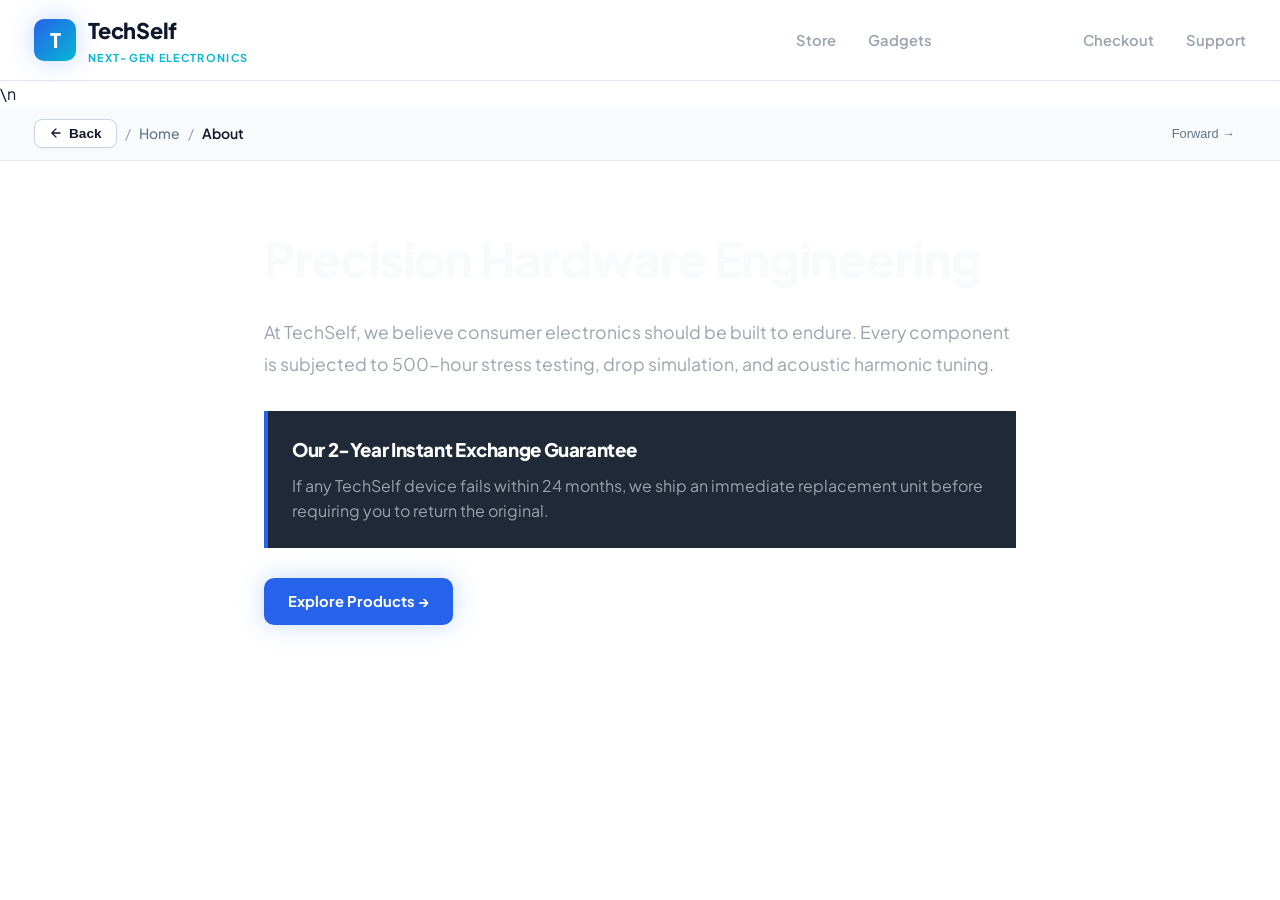
<file: about.html>
<!DOCTYPE html><html lang="en"><head><meta charset="UTF-8"><title>Engineering — TechSelf</title><link rel="stylesheet" href="src/styles/theme.css"></head><body>
<header class="site-header"><div class="container header-inner"><a href="index.html" class="brand"><div class="brand-icon">T</div><div><span class="brand-name">TechSelf</span><span class="brand-sub">Next-Gen Electronics</span></div></a><nav><ul class="nav-links"><li><a href="index.html" class="nav-link">Store</a></li><li><a href="products.html" class="nav-link">Gadgets</a></li><li><a href="about.html" class="nav-link active">Engineering</a></li><li><a href="checkout.html" class="nav-link">Checkout</a></li><li><a href="contact.html" class="nav-link">Support</a></li></ul></nav></div></header>\n
  <!-- In-Window Breadcrumb & Front/Back Navigation -->
  <div class="subpage-nav-bar">
    <div class="container" style="display:flex; align-items:center; justify-content:space-between; flex-wrap:wrap; gap:12px;">
      <div style="display:flex; align-items:center; gap:8px; font-size:0.875rem;">
        <button onclick="window.history.length > 1 ? window.history.back() : window.location.href=\'index.html\'" class="btn-subpage-back" aria-label="Navigate Back">
          <svg width="14" height="14" viewBox="0 0 24 24" fill="none" stroke="currentColor" stroke-width="2.2" stroke-linecap="round" stroke-linejoin="round"><path d="M19 12H5M12 19l-7-7 7-7"/></svg>
          Back
        </button>
        <span style="color:#94A3B8;">/</span>
        <a href="index.html" style="color:#64748B; text-decoration:none; font-weight:500;">Home</a>
        <span style="color:#94A3B8;">/</span>
        <span style="color:#0F172A; font-weight:600;">About</span>
      </div>
      <div style="display:flex; align-items:center; gap:8px;">
        <button onclick="window.history.forward()" style="display:inline-flex; align-items:center; gap:4px; background:transparent; border:1px solid transparent; color:#64748B; padding:6px 10px; border-radius:6px; font-size:0.8rem; cursor:pointer;" title="Navigate Forward">Forward &rarr;</button>
      </div>
    </div>
  </div>

<div class="container" style="max-width:800px; padding:60px 24px 100px;"><h1 style="font-size:3rem; margin-bottom:20px;">Precision Hardware Engineering</h1><p style="color:var(--text-muted); font-size:1.1rem; line-height:1.8; margin-bottom:30px;">At TechSelf, we believe consumer electronics should be built to endure. Every component is subjected to 500-hour stress testing, drop simulation, and acoustic harmonic tuning.</p>
<div style="background:var(--bg-card); border-left:4px solid var(--color-blue); padding:24px; margin-bottom:30px;"><h3 style="color:#FFF; margin-bottom:8px;">Our 2-Year Instant Exchange Guarantee</h3><p style="color:var(--text-muted);">If any TechSelf device fails within 24 months, we ship an immediate replacement unit before requiring you to return the original.</p></div>
<a href="products.html" class="btn btn-blue">Explore Products &rarr;</a>
</div></body></html>
</file>
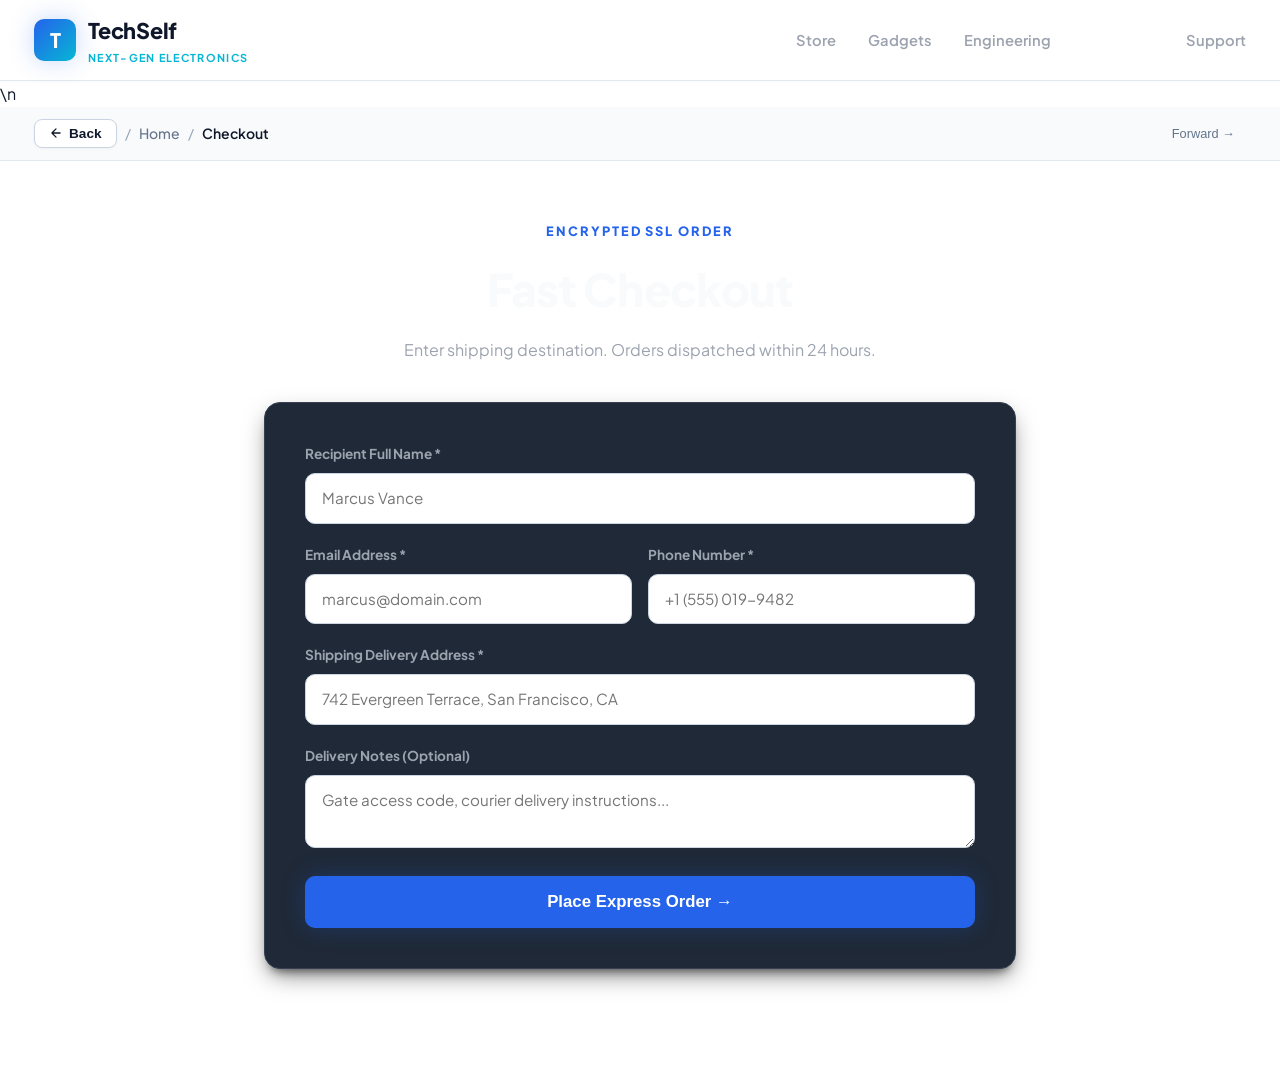
<file: checkout.html>
<!DOCTYPE html>
<html lang="en">
<head>
  <meta charset="UTF-8">
  <meta name="viewport" content="width=device-width, initial-scale=1.0">
  <title>Secure Checkout — TechSelf Gadgets</title>
  <link rel="icon" href="data:image/svg+xml,<svg xmlns='http://www.w3.org/2000/svg' viewBox='0 0 32 32'><rect width='32' height='32' fill='%232563EB' rx='6'/><text x='16' y='22' font-family='sans-serif' font-size='18' font-weight='900' fill='%23FFFFFF' text-anchor='middle'>T</text></svg>">
  <link rel="stylesheet" href="src/styles/theme.css">
</head>
<body>
  <header class="site-header">
    <div class="container header-inner">
      <a href="index.html" class="brand"><div class="brand-icon">T</div><div><span class="brand-name">TechSelf</span><span class="brand-sub">Next-Gen Electronics</span></div></a>
      <nav><ul class="nav-links"><li><a href="index.html" class="nav-link">Store</a></li><li><a href="products.html" class="nav-link">Gadgets</a></li><li><a href="about.html" class="nav-link">Engineering</a></li><li><a href="checkout.html" class="nav-link active">Checkout</a></li><li><a href="contact.html" class="nav-link">Support</a></li></ul></nav>
    </div>
  </header>\n
  <!-- In-Window Breadcrumb & Front/Back Navigation -->
  <div class="subpage-nav-bar">
    <div class="container" style="display:flex; align-items:center; justify-content:space-between; flex-wrap:wrap; gap:12px;">
      <div style="display:flex; align-items:center; gap:8px; font-size:0.875rem;">
        <button onclick="window.history.length > 1 ? window.history.back() : window.location.href=\'index.html\'" class="btn-subpage-back" aria-label="Navigate Back">
          <svg width="14" height="14" viewBox="0 0 24 24" fill="none" stroke="currentColor" stroke-width="2.2" stroke-linecap="round" stroke-linejoin="round"><path d="M19 12H5M12 19l-7-7 7-7"/></svg>
          Back
        </button>
        <span style="color:#94A3B8;">/</span>
        <a href="index.html" style="color:#64748B; text-decoration:none; font-weight:500;">Home</a>
        <span style="color:#94A3B8;">/</span>
        <span style="color:#0F172A; font-weight:600;">Checkout</span>
      </div>
      <div style="display:flex; align-items:center; gap:8px;">
        <button onclick="window.history.forward()" style="display:inline-flex; align-items:center; gap:4px; background:transparent; border:1px solid transparent; color:#64748B; padding:6px 10px; border-radius:6px; font-size:0.8rem; cursor:pointer;" title="Navigate Forward">Forward &rarr;</button>
      </div>
    </div>
  </div>


  <div class="container" style="max-width:800px; padding:60px 24px 100px;">
    <div style="text-align:center; margin-bottom:40px;">
      <span class="section-tag">Encrypted SSL Order</span>
      <h1 style="font-size:2.8rem; margin-bottom:12px;">Fast Checkout</h1>
      <p style="color:var(--text-muted);">Enter shipping destination. Orders dispatched within 24 hours.</p>
    </div>

    <form id="checkout-form" onsubmit="handleOrderSubmit(event)" style="background:var(--bg-card); padding:40px; border-radius:var(--radius-lg); border:1px solid var(--border-subtle); box-shadow:var(--shadow-card);">
      <div style="margin-bottom:20px;">
        <label style="display:block; font-weight:700; font-size:0.85rem; color:var(--text-muted); margin-bottom:8px;">Recipient Full Name *</label>
        <input type="text" name="name" required placeholder="Marcus Vance" style="width:100%; padding:14px; background:var(--bg-secondary); border:1px solid var(--border-subtle); color:#FFF; border-radius:var(--radius-md); font-size:0.95rem; outline:none;">
      </div>

      <div style="display:grid; grid-template-columns:1fr 1fr; gap:16px; margin-bottom:20px;">
        <div>
          <label style="display:block; font-weight:700; font-size:0.85rem; color:var(--text-muted); margin-bottom:8px;">Email Address *</label>
          <input type="email" name="email" required placeholder="marcus@domain.com" style="width:100%; padding:14px; background:var(--bg-secondary); border:1px solid var(--border-subtle); color:#FFF; border-radius:var(--radius-md); font-size:0.95rem; outline:none;">
        </div>
        <div>
          <label style="display:block; font-weight:700; font-size:0.85rem; color:var(--text-muted); margin-bottom:8px;">Phone Number *</label>
          <input type="tel" name="phone" required placeholder="+1 (555) 019-9482" style="width:100%; padding:14px; background:var(--bg-secondary); border:1px solid var(--border-subtle); color:#FFF; border-radius:var(--radius-md); font-size:0.95rem; outline:none;">
        </div>
      </div>

      <div style="margin-bottom:20px;">
        <label style="display:block; font-weight:700; font-size:0.85rem; color:var(--text-muted); margin-bottom:8px;">Shipping Delivery Address *</label>
        <input type="text" name="address" required placeholder="742 Evergreen Terrace, San Francisco, CA" style="width:100%; padding:14px; background:var(--bg-secondary); border:1px solid var(--border-subtle); color:#FFF; border-radius:var(--radius-md); font-size:0.95rem; outline:none;">
      </div>

      <div style="margin-bottom:28px;">
        <label style="display:block; font-weight:700; font-size:0.85rem; color:var(--text-muted); margin-bottom:8px;">Delivery Notes (Optional)</label>
        <textarea name="notes" rows="2" placeholder="Gate access code, courier delivery instructions..." style="width:100%; padding:14px; background:var(--bg-secondary); border:1px solid var(--border-subtle); color:#FFF; border-radius:var(--radius-md); font-size:0.95rem; outline:none;"></textarea>
      </div>

      <button type="submit" id="order-btn" class="btn btn-blue" style="width:100%; padding:16px; font-size:1.05rem;">Place Express Order &rarr;</button>
    </form>
  </div>

  <script src="src/services/api.js"></script>
  <script>
    async function handleOrderSubmit(e) {
      e.preventDefault();
      const form = e.target;
      const btn = document.getElementById('order-btn');
      btn.textContent = 'Transmitting Order to Warehouse...';

      const cart = JSON.parse(localStorage.getItem('techself_cart') || '[]');
      const summary = cart.map(i => `${i.title} (${i.qty})`).join(', ') || 'Quantum Spatial ANC Wireless Pro (1)';

      const data = {
        name: form.name.value,
        email: form.email.value,
        phone: form.phone.value,
        service: 'Express Hardware Order',
        requirement: `Items: ${summary} | Ship to: ${form.address.value}`,
        lead_type: 'ORDER',
        notes: form.notes.value
      };

      try {
        const res = await ScaleNovaAPI.submitLead(data);
        localStorage.removeItem('techself_cart');
        form.innerHTML = `
          <div style="text-align:center; padding:40px 10px;">
            <div style="font-size:3.5rem; margin-bottom:16px;">📦</div>
            <h2 style="color:var(--color-cyan); margin-bottom:12px;">Order Placed Successfully!</h2>
            <p style="color:var(--text-muted); line-height:1.8; margin-bottom:24px;">Thank you, ${data.name}. Your tracking ref is <strong>${res.submission_id}</strong>. A tracking number will be sent to ${data.email} as soon as DHL packages your order.</p>
            <a href="index.html" class="btn btn-blue">Return to TechSelf Store</a>
          </div>
        `;
      } catch (err) {
        alert('Order recorded in offline registry.');
      }
    }
  </script>
</body>
</html>
</file>
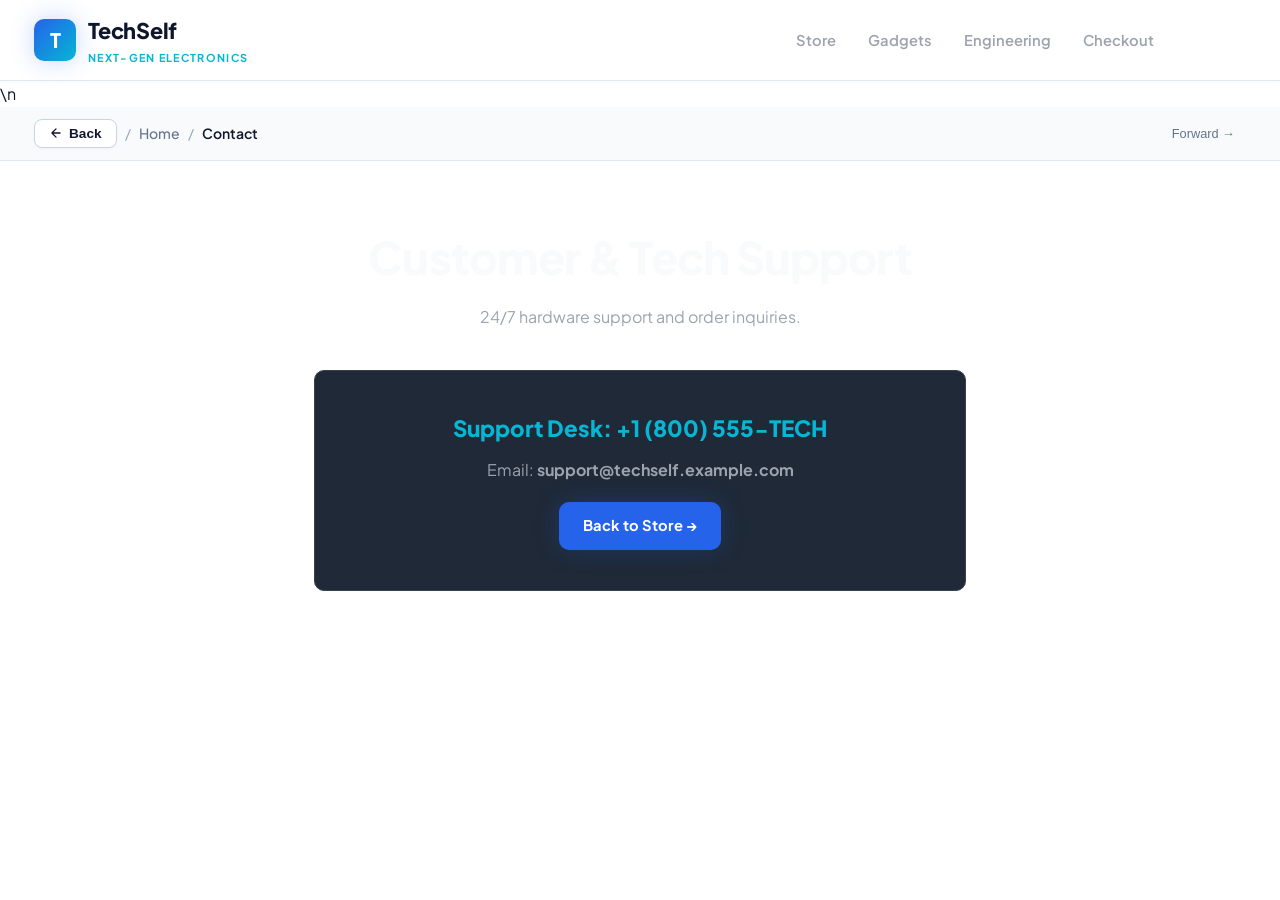
<file: contact.html>
<!DOCTYPE html><html lang="en"><head><meta charset="UTF-8"><title>Support — TechSelf</title><link rel="stylesheet" href="src/styles/theme.css"></head><body>
<header class="site-header"><div class="container header-inner"><a href="index.html" class="brand"><div class="brand-icon">T</div><div><span class="brand-name">TechSelf</span><span class="brand-sub">Next-Gen Electronics</span></div></a><nav><ul class="nav-links"><li><a href="index.html" class="nav-link">Store</a></li><li><a href="products.html" class="nav-link">Gadgets</a></li><li><a href="about.html" class="nav-link">Engineering</a></li><li><a href="checkout.html" class="nav-link">Checkout</a></li><li><a href="contact.html" class="nav-link active">Support</a></li></ul></nav></div></header>\n
  <!-- In-Window Breadcrumb & Front/Back Navigation -->
  <div class="subpage-nav-bar">
    <div class="container" style="display:flex; align-items:center; justify-content:space-between; flex-wrap:wrap; gap:12px;">
      <div style="display:flex; align-items:center; gap:8px; font-size:0.875rem;">
        <button onclick="window.history.length > 1 ? window.history.back() : window.location.href=\'index.html\'" class="btn-subpage-back" aria-label="Navigate Back">
          <svg width="14" height="14" viewBox="0 0 24 24" fill="none" stroke="currentColor" stroke-width="2.2" stroke-linecap="round" stroke-linejoin="round"><path d="M19 12H5M12 19l-7-7 7-7"/></svg>
          Back
        </button>
        <span style="color:#94A3B8;">/</span>
        <a href="index.html" style="color:#64748B; text-decoration:none; font-weight:500;">Home</a>
        <span style="color:#94A3B8;">/</span>
        <span style="color:#0F172A; font-weight:600;">Contact</span>
      </div>
      <div style="display:flex; align-items:center; gap:8px;">
        <button onclick="window.history.forward()" style="display:inline-flex; align-items:center; gap:4px; background:transparent; border:1px solid transparent; color:#64748B; padding:6px 10px; border-radius:6px; font-size:0.8rem; cursor:pointer;" title="Navigate Forward">Forward &rarr;</button>
      </div>
    </div>
  </div>

<div class="container" style="max-width:700px; padding:60px 24px 100px;"><h1 style="font-size:2.8rem; text-align:center; margin-bottom:12px;">Customer & Tech Support</h1><p style="color:var(--text-muted); text-align:center; margin-bottom:40px;">24/7 hardware support and order inquiries.</p>
<div style="background:var(--bg-card); padding:40px; border-radius:var(--radius-md); border:1px solid var(--border-subtle); text-align:center;">
<div style="font-size:1.4rem; font-weight:800; color:var(--color-cyan); margin-bottom:10px;">Support Desk: +1 (800) 555-TECH</div>
<p style="color:var(--text-muted); margin-bottom:20px;">Email: <strong>support@techself.example.com</strong></p>
<a href="products.html" class="btn btn-blue">Back to Store &rarr;</a>
</div></div></body></html>
</file>
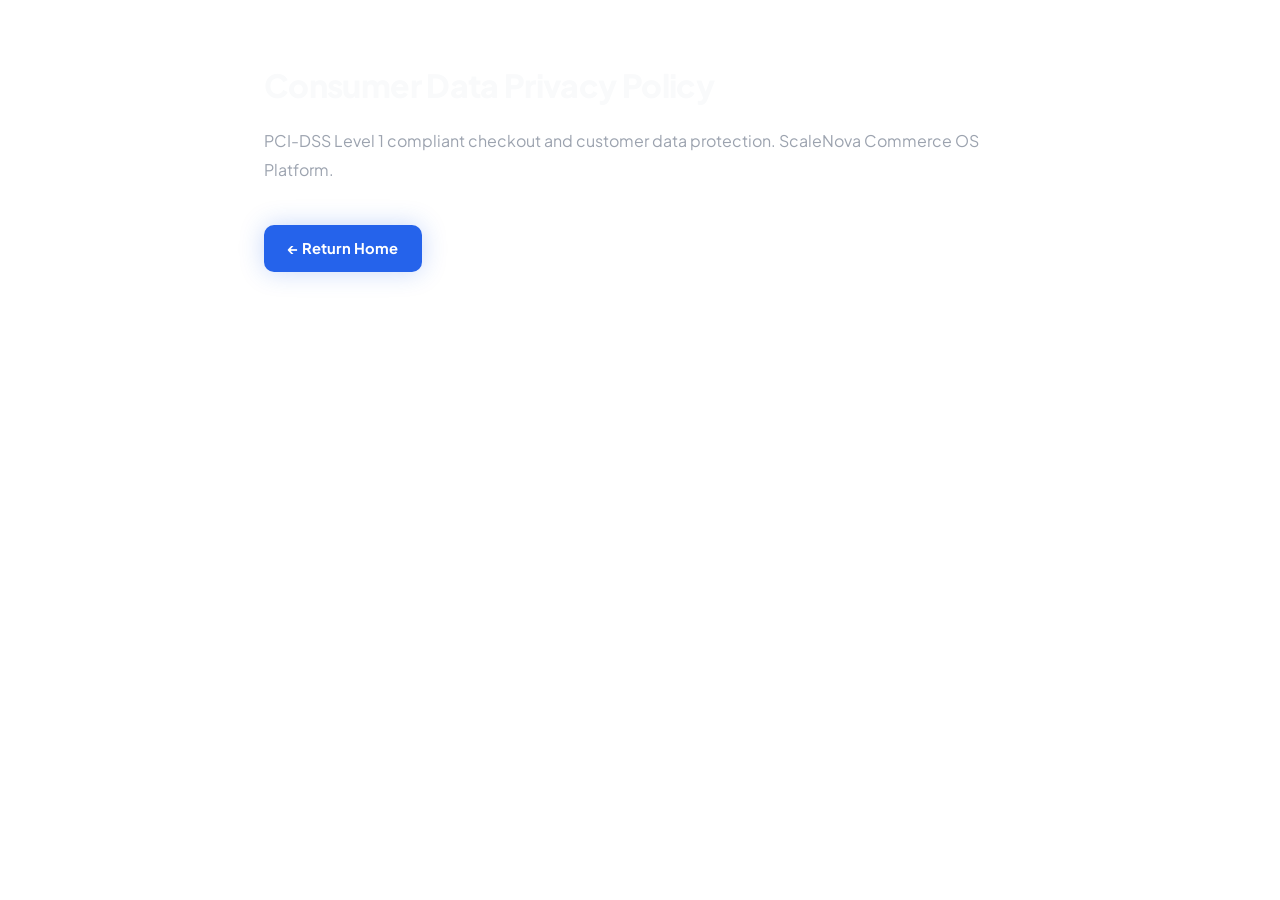
<file: privacy.html>
<!DOCTYPE html><html><head><meta charset="UTF-8"><title>Privacy — TechSelf</title><link rel="stylesheet" href="src/styles/theme.css"></head><body style="padding:60px 20px;"><div class="container" style="max-width:800px;"><h1>Consumer Data Privacy Policy</h1><p style="color:var(--text-muted); line-height:1.8; margin-top:16px;">PCI-DSS Level 1 compliant checkout and customer data protection. ScaleNova Commerce OS Platform.</p><div style="margin-top:40px;"><a href="index.html" class="btn btn-blue">&larr; Return Home</a></div></div></body></html>
</file>
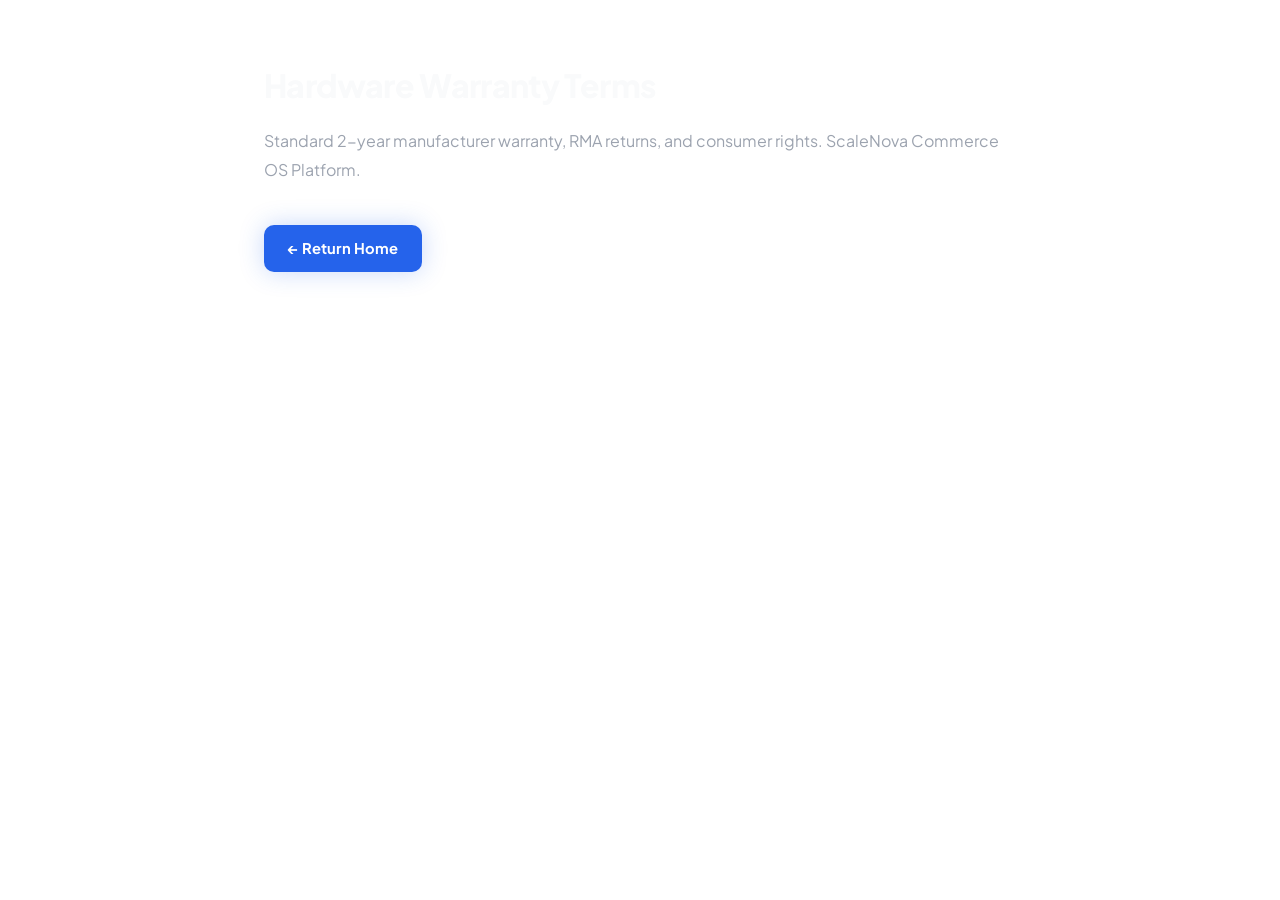
<file: terms.html>
<!DOCTYPE html><html><head><meta charset="UTF-8"><title>Terms — TechSelf</title><link rel="stylesheet" href="src/styles/theme.css"></head><body style="padding:60px 20px;"><div class="container" style="max-width:800px;"><h1>Hardware Warranty Terms</h1><p style="color:var(--text-muted); line-height:1.8; margin-top:16px;">Standard 2-year manufacturer warranty, RMA returns, and consumer rights. ScaleNova Commerce OS Platform.</p><div style="margin-top:40px;"><a href="index.html" class="btn btn-blue">&larr; Return Home</a></div></div></body></html>
</file>
<file: src/styles/theme.css>
/* ==============================================================================
   SCALENOVA SYSTEMS — DEMO 10: TECHSELF GADGETS
   Next-Gen Electronics & Smart Hardware Design System
   ============================================================================== */

@import url('https://fonts.googleapis.com/css2?family=Plus+Jakarta+Sans:wght@300;400;500;600;700;800&family=Inter:wght@400;600;700;900&display=swap');

:root {
  --bg-primary: #0B0F19;
  --bg-secondary: #111827;
  --bg-card: #1F2937;
  --surface-overlay: rgba(11, 15, 25, 0.94);
  --border-subtle: #374151;
  --border-blue: #2563EB;
  
  --color-blue: #2563EB;
  --color-blue-hover: #1D4ED8;
  --color-cyan: #06B6D4;
  --color-emerald: #10B981;
  --color-amber: #F59E0B;
  
  --text-main: #F9FAFB;
  --text-muted: #9CA3AF;
  --text-light: #6B7280;

  --shadow-card: 0 10px 25px -5px rgba(0, 0, 0, 0.5), 0 8px 10px -6px rgba(0, 0, 0, 0.5);
  --shadow-blue-glow: 0 0 25px rgba(37, 99, 235, 0.25);

  --font-main: 'Plus Jakarta Sans', -apple-system, BlinkMacSystemFont, sans-serif;
  
  --radius-sm: 6px;
  --radius-md: 10px;
  --radius-lg: 16px;
  --radius-full: 9999px;
  --transition: all 0.25s cubic-bezier(0.16, 1, 0.3, 1);
}

* { box-sizing: border-box; margin: 0; padding: 0; }

body {
  background-color: var(--bg-primary);
  color: var(--text-main);
  font-family: var(--font-main);
  line-height: 1.6;
  -webkit-font-smoothing: antialiased;
  overflow-x: hidden;
}

h1, h2, h3, h4 {
  font-weight: 800;
  letter-spacing: -0.02em;
  color: var(--text-main);
}

a { color: inherit; text-decoration: none; }

.container {
  width: 100%;
  max-width: 1260px;
  margin: 0 auto;
  padding: 0 24px;
}

/* Dispatch Bar */
.dispatch-bar {
  background-color: #1E293B;
  color: #E2E8F0;
  font-size: 0.8rem;
  font-weight: 600;
  padding: 9px 0;
  text-align: center;
  border-bottom: 1px solid var(--border-subtle);
}
.dispatch-bar span { color: var(--color-cyan); font-weight: 700; }

/* Site Header */
.site-header {
  position: sticky;
  top: 0;
  z-index: 100;
  background: var(--surface-overlay);
  backdrop-filter: blur(16px);
  border-bottom: 1px solid var(--border-subtle);
}
.header-inner {
  display: flex;
  align-items: center;
  justify-content: space-between;
  height: 80px;
}
.brand {
  display: flex;
  align-items: center;
  gap: 12px;
}
.brand-icon {
  width: 42px;
  height: 42px;
  background: linear-gradient(135deg, var(--color-blue) 0%, var(--color-cyan) 100%);
  border-radius: var(--radius-md);
  display: flex;
  align-items: center;
  justify-content: center;
  color: #FFF;
  font-weight: 900;
  font-size: 1.25rem;
  box-shadow: var(--shadow-blue-glow);
}
.brand-name {
  font-size: 1.35rem;
  font-weight: 800;
  letter-spacing: -0.01em;
}
.brand-sub {
  font-size: 0.68rem;
  color: var(--color-cyan);
  text-transform: uppercase;
  letter-spacing: 0.12em;
  font-weight: 700;
  display: block;
}

.nav-links {
  display: flex;
  gap: 32px;
  list-style: none;
}
.nav-link {
  font-size: 0.92rem;
  font-weight: 600;
  color: var(--text-muted);
  transition: var(--transition);
  padding: 6px 0;
}
.nav-link:hover, .nav-link.active {
  color: #FFF;
}

.cart-btn {
  position: relative;
  background: var(--bg-card);
  border: 1px solid var(--border-subtle);
  width: 44px;
  height: 44px;
  border-radius: var(--radius-md);
  display: flex;
  align-items: center;
  justify-content: center;
  cursor: pointer;
  color: #FFF;
  transition: var(--transition);
}
.cart-btn:hover {
  border-color: var(--color-blue);
  background: #374151;
}
.cart-badge {
  position: absolute;
  top: -4px;
  right: -4px;
  background: var(--color-blue);
  color: #FFF;
  font-size: 0.72rem;
  font-weight: 800;
  width: 20px;
  height: 20px;
  border-radius: 50%;
  display: flex;
  align-items: center;
  justify-content: center;
}

.btn {
  display: inline-flex;
  align-items: center;
  justify-content: center;
  gap: 8px;
  padding: 12px 24px;
  border-radius: var(--radius-md);
  font-weight: 700;
  font-size: 0.92rem;
  cursor: pointer;
  transition: var(--transition);
  border: none;
}
.btn-blue {
  background: var(--color-blue);
  color: #FFF;
  box-shadow: var(--shadow-blue-glow);
}
.btn-blue:hover {
  background: var(--color-blue-hover);
  transform: translateY(-2px);
}
.btn-outline {
  border: 1px solid var(--border-subtle);
  background: var(--bg-secondary);
  color: #FFF;
}
.btn-outline:hover {
  border-color: var(--color-blue);
  color: var(--color-cyan);
}

/* Hero Section */
.hero {
  padding: 80px 0 60px;
  background: radial-gradient(circle at 75% 25%, rgba(37, 99, 235, 0.15) 0%, transparent 50%),
              linear-gradient(180deg, var(--bg-primary) 0%, var(--bg-secondary) 100%);
}
.hero-grid {
  display: grid;
  grid-template-columns: 1.15fr 0.85fr;
  gap: 60px;
  align-items: center;
}
.hero-tag {
  display: inline-flex;
  align-items: center;
  gap: 8px;
  background: rgba(37, 99, 235, 0.12);
  border: 1px solid rgba(37, 99, 235, 0.3);
  color: var(--color-cyan);
  padding: 6px 14px;
  border-radius: var(--radius-full);
  font-size: 0.8rem;
  font-weight: 700;
  margin-bottom: 20px;
}
.hero-title {
  font-size: 3.8rem;
  line-height: 1.1;
  margin-bottom: 24px;
}
.hero-title span {
  color: var(--color-cyan);
}
.hero-lead {
  font-size: 1.15rem;
  color: var(--text-muted);
  line-height: 1.7;
  margin-bottom: 36px;
  max-width: 580px;
}
.hero-cta {
  display: flex;
  gap: 16px;
  margin-bottom: 40px;
  flex-wrap: wrap;
}

/* Product Card */
.hero-showcase-card {
  background: var(--bg-card);
  border: 1px solid var(--border-subtle);
  border-radius: var(--radius-lg);
  padding: 24px;
  box-shadow: var(--shadow-card);
  position: relative;
}
.card-img-wrap {
  height: 340px;
  border-radius: var(--radius-md);
  overflow: hidden;
  background: #111827;
  position: relative;
}
.card-img-wrap img {
  width: 100%;
  height: 100%;
  object-fit: cover;
}
.discount-badge {
  position: absolute;
  top: 14px;
  left: 14px;
  background: var(--color-blue);
  color: #FFF;
  font-size: 0.75rem;
  font-weight: 800;
  padding: 4px 10px;
  border-radius: var(--radius-sm);
}

/* Flash Countdown Banner */
.flash-banner {
  background: linear-gradient(90deg, #1E1B4B 0%, #172554 100%);
  border: 1px solid #3B82F6;
  border-radius: var(--radius-md);
  padding: 28px 36px;
  margin-bottom: 60px;
  display: flex;
  justify-content: space-between;
  align-items: center;
  flex-wrap: wrap;
  gap: 20px;
}
.timer-boxes {
  display: flex;
  gap: 12px;
}
.timer-box {
  background: rgba(0, 0, 0, 0.4);
  border: 1px solid rgba(255,255,255,0.1);
  padding: 8px 14px;
  border-radius: var(--radius-sm);
  text-align: center;
  min-width: 54px;
}
.timer-num {
  font-size: 1.4rem;
  font-weight: 800;
  color: var(--color-cyan);
}
.timer-lbl {
  font-size: 0.65rem;
  text-transform: uppercase;
  color: var(--text-muted);
}

/* Product Catalog Grid */
.section {
  padding: 90px 0;
}
.section-header {
  text-align: center;
  max-width: 640px;
  margin: 0 auto 60px;
}
.section-tag {
  color: var(--color-blue);
  font-size: 0.8rem;
  font-weight: 800;
  letter-spacing: 0.15em;
  text-transform: uppercase;
  margin-bottom: 12px;
  display: block;
}
.section-title {
  font-size: 2.8rem;
  margin-bottom: 16px;
}
.section-desc {
  color: var(--text-muted);
  font-size: 1.05rem;
}

.product-grid {
  display: grid;
  grid-template-columns: repeat(auto-fit, minmax(280px, 1fr));
  gap: 28px;
}
.product-card {
  background: var(--bg-card);
  border: 1px solid var(--border-subtle);
  border-radius: var(--radius-md);
  overflow: hidden;
  transition: var(--transition);
  display: flex;
  flex-direction: column;
}
.product-card:hover {
  border-color: var(--color-blue);
  transform: translateY(-6px);
  box-shadow: var(--shadow-card), var(--shadow-blue-glow);
}
.product-thumb {
  height: 250px;
  overflow: hidden;
  position: relative;
  background: #111827;
}
.product-thumb img {
  width: 100%;
  height: 100%;
  object-fit: cover;
  transition: transform 0.5s ease;
}
.product-card:hover .product-thumb img {
  transform: scale(1.06);
}
.product-body {
  padding: 24px;
  display: flex;
  flex-direction: column;
  flex-grow: 1;
}
.product-specs {
  font-size: 0.78rem;
  color: var(--color-cyan);
  font-weight: 700;
  text-transform: uppercase;
  margin-bottom: 6px;
}
.product-title {
  font-size: 1.2rem;
  margin-bottom: 8px;
}
.product-rating {
  color: var(--color-amber);
  font-size: 0.82rem;
  margin-bottom: 16px;
}
.product-footer {
  margin-top: auto;
  display: flex;
  justify-content: space-between;
  align-items: center;
  border-top: 1px solid var(--border-subtle);
  padding-top: 16px;
}
.product-price {
  font-size: 1.4rem;
  font-weight: 800;
  color: #FFF;
}
.product-price del {
  font-size: 0.9rem;
  color: var(--text-light);
  margin-left: 6px;
  font-weight: 400;
}

/* Cart Drawer */
.cart-drawer {
  position: fixed;
  top: 0;
  right: -420px;
  width: 400px;
  max-width: 90vw;
  height: 100vh;
  background: var(--bg-card);
  box-shadow: 0 0 50px rgba(0,0,0,0.8);
  z-index: 1000;
  transition: right 0.35s cubic-bezier(0.16, 1, 0.3, 1);
  display: flex;
  flex-direction: column;
  border-left: 1px solid var(--border-subtle);
}
.cart-drawer.open { right: 0; }
.cart-overlay {
  position: fixed;
  inset: 0;
  background: rgba(0,0,0,0.6);
  backdrop-filter: blur(4px);
  z-index: 999;
  opacity: 0;
  pointer-events: none;
  transition: opacity 0.3s ease;
}
.cart-overlay.open { opacity: 1; pointer-events: auto; }

/* Toast */
.toast-container {
  position: fixed;
  bottom: 24px;
  right: 24px;
  z-index: 2000;
  display: flex;
  flex-direction: column;
  gap: 12px;
}
.toast {
  background: #111827;
  color: #FFF;
  padding: 14px 24px;
  border-radius: var(--radius-md);
  font-size: 0.9rem;
  font-weight: 600;
  box-shadow: 0 10px 30px rgba(0,0,0,0.8);
  border-left: 4px solid var(--color-blue);
  animation: slideIn 0.3s ease forwards;
}

/* Footer */
.site-footer {
  background: #080B13;
  border-top: 1px solid var(--border-subtle);
  padding: 80px 0 32px;
}
.footer-grid {
  display: grid;
  grid-template-columns: 1.5fr 1fr 1fr 1fr;
  gap: 40px;
  margin-bottom: 60px;
}
.footer-col h4 {
  font-size: 0.95rem;
  color: var(--color-cyan);
  text-transform: uppercase;
  margin-bottom: 20px;
  letter-spacing: 0.05em;
}
.footer-links { list-style: none; }
.footer-links li { margin-bottom: 12px; }
.footer-links a { color: var(--text-muted); font-size: 0.88rem; transition: var(--transition); }
.footer-links a:hover { color: #FFF; }
.footer-bottom {
  border-top: 1px solid var(--border-subtle);
  padding-top: 30px;
  display: flex;
  justify-content: space-between;
  font-size: 0.82rem;
  color: var(--text-light);
}

@media(max-width: 900px) {
  .hero-grid { grid-template-columns: 1fr; }
  .footer-grid { grid-template-columns: 1fr 1fr; }
}
@media(max-width: 600px) {
  .nav-links { display: none; }
  .hero-title { font-size: 2.6rem; }
  .footer-grid { grid-template-columns: 1fr; }
}
\n
/* =========================================================================
 * SCALENOVA PREMIUM LIGHT LUXURY & MOTIONSITES.AI DESIGN SYSTEM TOKENS
 * Mobile-First Single-Column Stacked Forms, Light Luxury Aesthetic,
 * Micro-Animations, Smooth In-Window Navigation & Floating Indicators.
 * ========================================================================= */

:root {
  --sn-bg-primary: #FFFFFF;
  --sn-bg-secondary: #F8FAFC;
  --sn-bg-tertiary: #F1F5F9;
  --sn-card-bg: #FFFFFF;
  --sn-border-subtle: #E2E8F0;
  --sn-border-focus: #3B82F6;
  --sn-text-main: #0F172A;
  --sn-text-body: #334155;
  --sn-text-muted: #64748B;
  --sn-shadow-card: 0 4px 20px -2px rgba(15, 23, 42, 0.05), 0 2px 6px -1px rgba(15, 23, 42, 0.02);
  --sn-shadow-hover: 0 20px 35px -10px rgba(15, 23, 42, 0.08), 0 1px 3px rgba(0, 0, 0, 0.05);
}

/* 1. LIGHT LUXURY BACKGROUND TRANSFORMATION */
body {
  background-color: #FFFFFF !important;
  color: #0F172A !important;
  overflow-x: hidden !important;
}

.top-dispatch-bar {
  background: #F1F5F9 !important;
  color: #0F172A !important;
  border-bottom: 1px solid #E2E8F0 !important;
}

.top-dispatch-bar a {
  color: #0F172A !important;
}

.site-header {
  background: rgba(255, 255, 255, 0.94) !important;
  backdrop-filter: blur(16px) !important;
  -webkit-backdrop-filter: blur(16px) !important;
  border-bottom: 1px solid #E2E8F0 !important;
  box-shadow: 0 1px 4px rgba(0, 0, 0, 0.03) !important;
}

.site-footer {
  background-color: #F8FAFC !important;
  color: #475569 !important;
  border-top: 1px solid #E2E8F0 !important;
}

.site-footer h3, .site-footer h4, .footer-brand h3, .footer-col h4, .footer-column h4 {
  color: #0F172A !important;
}

.site-footer a {
  color: #64748B !important;
  transition: color 0.2s ease !important;
}

.site-footer a:hover {
  color: #2563EB !important;
}

.footer-bottom {
  border-top: 1px solid #E2E8F0 !important;
  color: #64748B !important;
}

/* 2. MOBILE-FIRST SINGLE-COLUMN STACKED FORMS (ZERO COLLISION) */
form {
  display: flex !important;
  flex-direction: column !important;
  width: 100% !important;
}

.form-row-2col, .form-row, .form-grid, .grid-cols-2 {
  display: flex !important;
  flex-direction: column !important;
  width: 100% !important;
  gap: 16px !important;
  margin-bottom: 0 !important;
}

.form-group, .field, .input-group {
  width: 100% !important;
  display: flex !important;
  flex-direction: column !important;
  gap: 6px !important;
  margin-bottom: 18px !important;
  box-sizing: border-box !important;
}

.form-group label, .field label {
  font-size: 0.875rem !important;
  font-weight: 600 !important;
  color: #1E293B !important;
  margin-bottom: 4px !important;
  display: block !important;
  letter-spacing: -0.01em !important;
}

.form-group input, .form-group select, .form-group textarea,
.field input, .field select, .field textarea,
input[type="text"], input[type="email"], input[type="tel"], input[type="date"], input[type="number"], select, textarea {
  width: 100% !important;
  max-width: 100% !important;
  box-sizing: border-box !important;
  display: block !important;
  padding: 13px 16px !important;
  border: 1px solid #CBD5E1 !important;
  border-radius: 10px !important;
  background-color: #FFFFFF !important;
  color: #0F172A !important;
  font-size: 0.95rem !important;
  line-height: 1.5 !important;
  font-family: inherit !important;
  transition: all 0.2s cubic-bezier(0.16, 1, 0.3, 1) !important;
}

.form-group input:focus, .form-group select:focus, .form-group textarea:focus,
input:focus, select:focus, textarea:focus {
  outline: none !important;
  border-color: #3B82F6 !important;
  box-shadow: 0 0 0 3px rgba(59, 130, 246, 0.16) !important;
  background-color: #FFFFFF !important;
}

/* 3. MOTIONSITES.AI & 21ST.DEV ANIMATIONS & FLOATS */
@keyframes floatSlowBadge {
  0%, 100% { transform: translateY(0px); }
  50% { transform: translateY(-5px); }
}

@keyframes pulseGlowEmerald {
  0%, 100% { box-shadow: 0 0 0 0 rgba(16, 185, 129, 0.4); }
  50% { box-shadow: 0 0 0 6px rgba(16, 185, 129, 0); }
}

.pulse-indicator, .live-indicator, .status-dot {
  display: inline-block !important;
  width: 8px !important;
  height: 8px !important;
  border-radius: 50% !important;
  background-color: #10B981 !important;
  animation: pulseGlowEmerald 2s infinite !important;
  margin-right: 6px !important;
  vertical-align: middle !important;
}

.bento-card, .card, .service-card, .feature-card, .product-card, .pricing-card, .case-card {
  background: #FFFFFF !important;
  border: 1px solid #E2E8F0 !important;
  border-radius: 16px !important;
  box-shadow: var(--sn-shadow-card) !important;
  transition: all 0.3s cubic-bezier(0.16, 1, 0.3, 1) !important;
}

.bento-card:hover, .card:hover, .service-card:hover, .feature-card:hover, .product-card:hover, .pricing-card:hover, .case-card:hover {
  transform: translateY(-4px) !important;
  border-color: #CBD5E1 !important;
  box-shadow: var(--sn-shadow-hover) !important;
}

/* 4. SUBPAGE IN-WINDOW BREADCRUMB & NAVIGATION */
.subpage-nav-bar {
  background: #F8FAFC !important;
  border-bottom: 1px solid #E2E8F0 !important;
  padding: 12px 0 !important;
  position: relative !important;
  z-index: 40 !important;
}

.btn-subpage-back {
  display: inline-flex !important;
  align-items: center !important;
  gap: 6px !important;
  background: #FFFFFF !important;
  border: 1px solid #CBD5E1 !important;
  color: #0F172A !important;
  padding: 6px 14px !important;
  border-radius: 8px !important;
  font-weight: 600 !important;
  font-size: 0.85rem !important;
  cursor: pointer !important;
  transition: all 0.2s ease !important;
  box-shadow: 0 1px 3px rgba(0, 0, 0, 0.04) !important;
}

.btn-subpage-back:hover {
  border-color: #3B82F6 !important;
  color: #2563EB !important;
  transform: translateX(-2px) !important;
}

/* 5. RESPONSIVE MOBILE POLISH */
@media (max-width: 768px) {
  .site-header {
    padding: 12px 0 !important;
  }
  .container {
    padding-left: 20px !important;
    padding-right: 20px !important;
  }
  h1 {
    font-size: 2.1rem !important;
    line-height: 1.2 !important;
  }
  .site-footer {
    padding: 50px 0 30px !important;
  }
  .footer-grid {
    grid-template-columns: 1fr !important;
    gap: 32px !important;
  }
}
</file>
